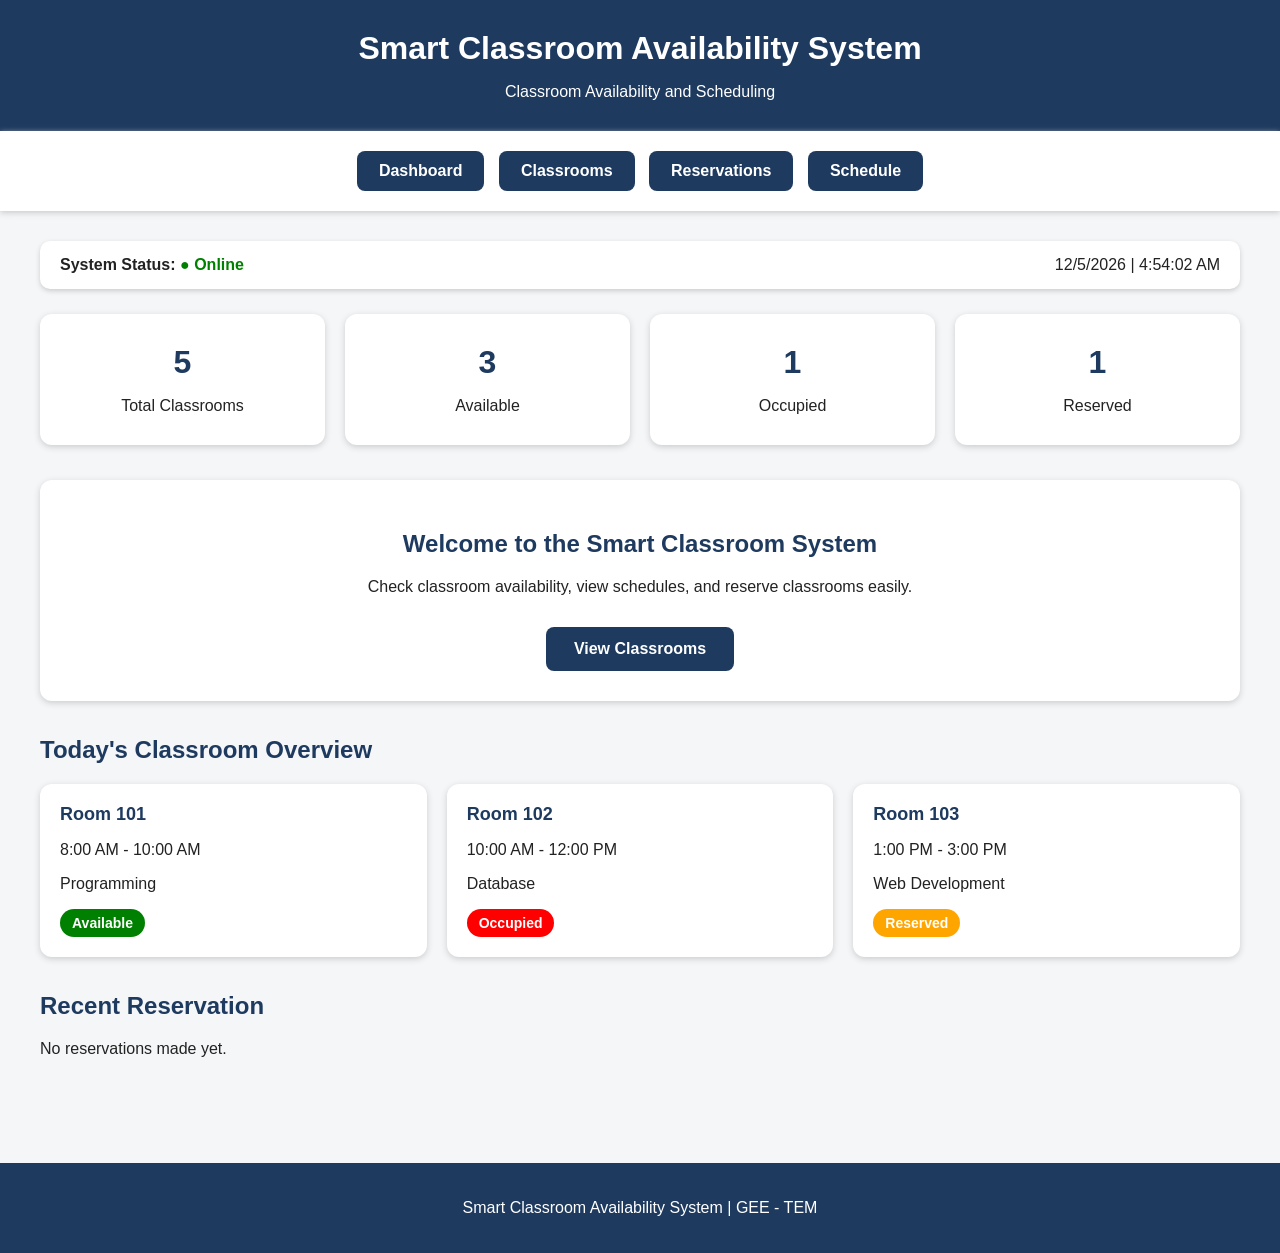
<file: index.html>
<!DOCTYPE html>
<html>

<head>

    <title>Smart Classroom Availability System</title>

    <link rel="stylesheet" href="geetem.css">

</head>


<body>


<header>

    <h1>Smart Classroom Availability System</h1>

    <p>Classroom Availability and Scheduling</p>

</header>


<nav>

    <a href="index.html">Dashboard</a>

    <a href="classrooms.html">Classrooms</a>

    <a href="reservations.html">Reservations</a>

    <a href="schedule.html">Schedule</a>

</nav>


<main>


    <!-- SYSTEM STATUS -->

    <section class="system-bar">

        <div>

            <strong>System Status:</strong>

            <span class="online">
                ● Online
            </span>

        </div>


        <div id="dateTime">

            Loading time...

        </div>

    </section>



    <!-- DASHBOARD SUMMARY -->

    <section class="summary">


        <div class="card">

            <h2>5</h2>

            <p>Total Classrooms</p>

        </div>


        <div class="card">

            <h2>3</h2>

            <p>Available</p>

        </div>


        <div class="card">

            <h2>1</h2>

            <p>Occupied</p>

        </div>


        <div class="card">

            <h2>1</h2>

            <p>Reserved</p>

        </div>


    </section>



    <!-- WELCOME -->

    <section class="welcome">

        <h2>Welcome to the Smart Classroom System</h2>

        <p>

            Check classroom availability, view schedules,
            and reserve classrooms easily.

        </p>


        <a href="classrooms.html" class="main-button">

            View Classrooms

        </a>

    </section>



    <!-- TODAY'S OVERVIEW -->

    <section class="dashboard-section">

        <h2>Today's Classroom Overview</h2>


        <div class="overview-container">


            <div class="overview-card">

                <strong>Room 101</strong>

                <p>8:00 AM - 10:00 AM</p>

                <p>Programming</p>

                <span class="available">
                    Available
                </span>

            </div>


            <div class="overview-card">

                <strong>Room 102</strong>

                <p>10:00 AM - 12:00 PM</p>

                <p>Database</p>

                <span class="occupied">
                    Occupied
                </span>

            </div>


            <div class="overview-card">

                <strong>Room 103</strong>

                <p>1:00 PM - 3:00 PM</p>

                <p>Web Development</p>

                <span class="reserved">
                    Reserved
                </span>

            </div>


        </div>

    </section>



    <!-- RECENT RESERVATION -->

    <section class="dashboard-section">

        <h2>Recent Reservation</h2>


        <div id="recentReservation">

            <p>
                No reservations made yet.
            </p>

        </div>

    </section>


</main>



<footer>

    <p>
        Smart Classroom Availability System | GEE - TEM

</footer>



<script>

function showTime() {

    var now = new Date();

    var date =
        now.toLocaleDateString();

    var time =
        now.toLocaleTimeString();

    document.getElementById("dateTime").innerHTML =
        date + " | " + time;

}


showTime();

setInterval(showTime, 1000);



function showRecentReservation() {

    var room =
        localStorage.getItem("room");

    var date =
        localStorage.getItem("date");

    var time =
        localStorage.getItem("time");


    if (room == null) {

        return;

    }


    document.getElementById("recentReservation").innerHTML =

        "<div class='reservation-card'>" +

        "<h3>" + room + "</h3>" +

        "<p><strong>Date:</strong> " +
        date +
        "</p>" +

        "<p><strong>Time:</strong> " +
        time +
        "</p>" +

        "<span class='reserved'>" +
        "Reserved" +
        "</span>" +

        "</div>";

}


showRecentReservation();

</script>


</body>

</html>
</file>
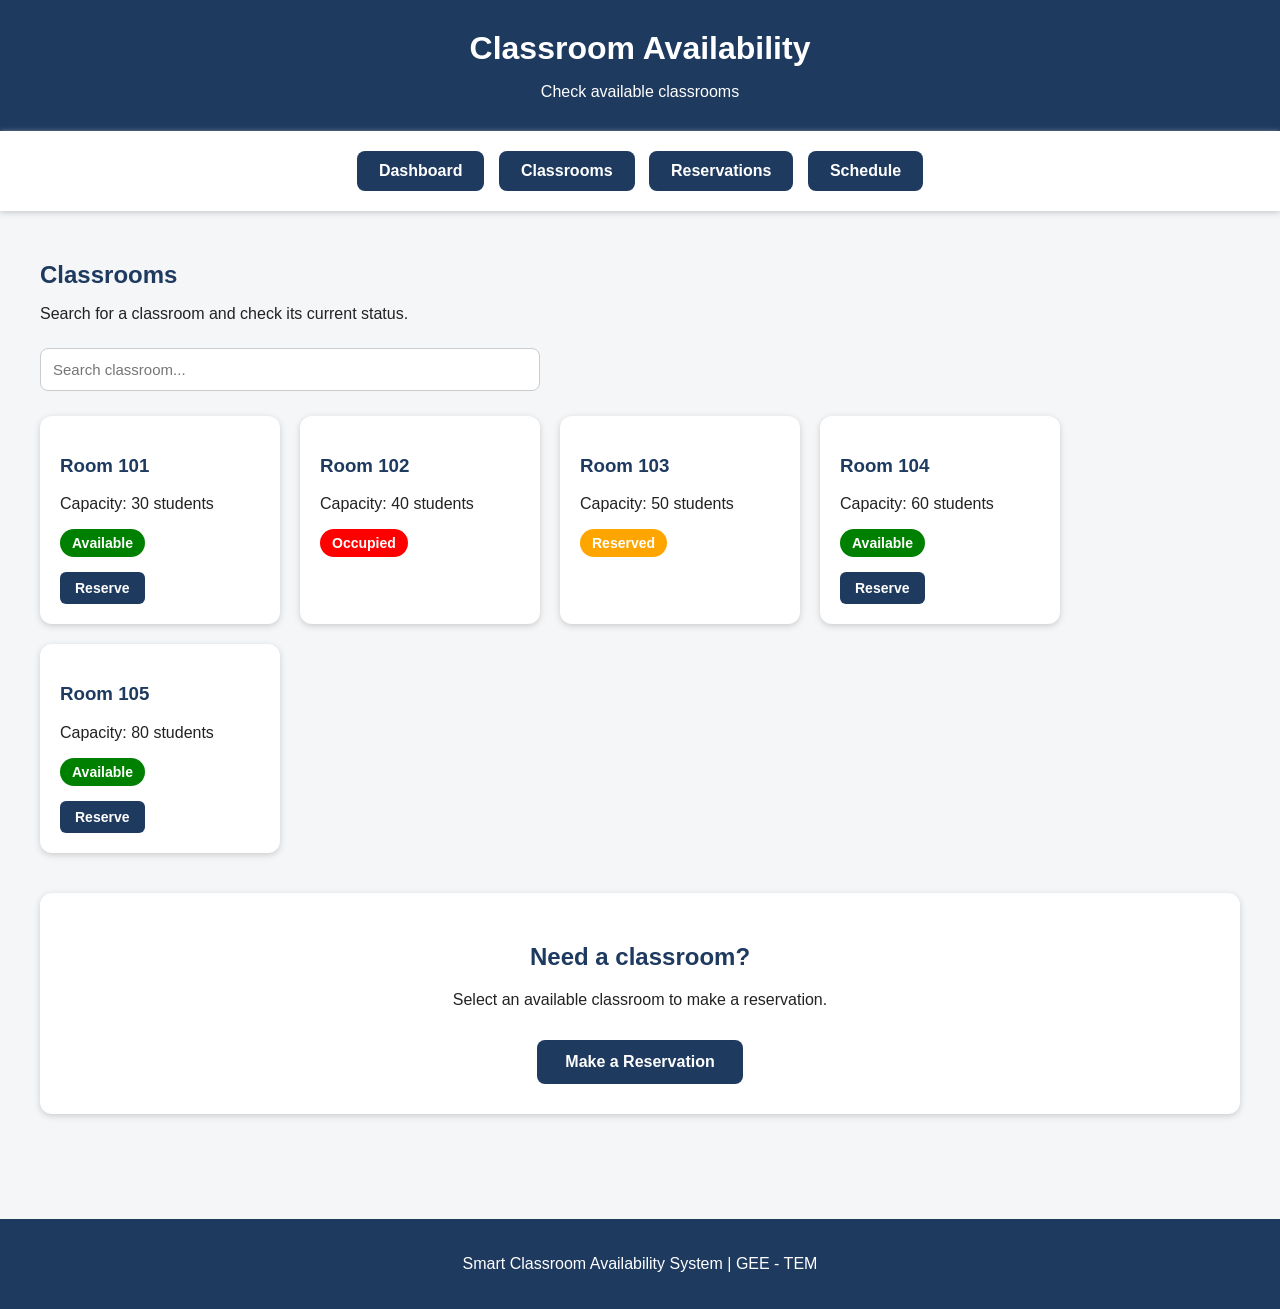
<file: classrooms.html>
<!DOCTYPE html>
<html>

<head>

    <title>Classrooms - Smart Classroom System</title>

    <link rel="stylesheet" href="geetem.css">

</head>


<body>


<header>

    <h1>Classroom Availability</h1>

    <p>Check available classrooms</p>

</header>


<nav>

    <a href="index.html">Dashboard</a>

    <a href="classrooms.html">Classrooms</a>

    <a href="reservations.html">Reservations</a>

    <a href="schedule.html">Schedule</a>

</nav>


<main>


    <section class="page-title">

        <h2>Classrooms</h2>

        <p>
            Search for a classroom and check its current status.
        </p>

    </section>



    <!-- SEARCH -->

    <section class="search-box">

        <input
            type="text"
            id="searchRoom"
            placeholder="Search classroom..."
            onkeyup="searchClassrooms()"
        >

    </section>



    <!-- ROOMS -->

    <section>

        <div class="room-container">


            <div class="room-card">

                <h3>Room 101</h3>

                <p>Capacity: 30 students</p>

                <span class="available">
                    Available
                </span>


                <br>


                <a
                    href="reservations.html?room=101"
                    class="small-button"
                >
                    Reserve
                </a>

            </div>



            <div class="room-card">

                <h3>Room 102</h3>

                <p>Capacity: 40 students</p>

                <span class="occupied">
                    Occupied
                </span>

            </div>



            <div class="room-card">

                <h3>Room 103</h3>

                <p>Capacity: 50 students</p>

                <span class="reserved">
                    Reserved
                </span>

            </div>



            <div class="room-card">

                <h3>Room 104</h3>

                <p>Capacity: 60 students</p>

                <span class="available">
                    Available
                </span>


                <br>


                <a
                    href="reservations.html?room=104"
                    class="small-button"
                >
                    Reserve
                </a>

            </div>



            <div class="room-card">

                <h3>Room 105</h3>

                <p>Capacity: 80 students</p>

                <span class="available">
                    Available
                </span>


                <br>


                <a
                    href="reservations.html?room=105"
                    class="small-button"
                >
                    Reserve
                </a>

            </div>


        </div>

    </section>



    <!-- INFORMATION -->

    <section class="welcome">

        <h2>Need a classroom?</h2>

        <p>
            Select an available classroom to make a reservation.
        </p>


        <a
            href="reservations.html"
            class="main-button"
        >
            Make a Reservation
        </a>

    </section>


</main>


<footer>

    <p>
        Smart Classroom Availability System | GEE - TEM
    </p>

</footer>



<script>

function searchClassrooms() {

    var input =
        document.getElementById("searchRoom").value.toLowerCase();

    var rooms =
        document.getElementsByClassName("room-card");


    for (var i = 0; i < rooms.length; i++) {

        var roomName =
            rooms[i].getElementsByTagName("h3")[0].innerText.toLowerCase();


        if (roomName.includes(input)) {

            rooms[i].style.display = "block";

        }

        else {

            rooms[i].style.display = "none";

        }

    }

}

</script>


</body>

</html>
</file>
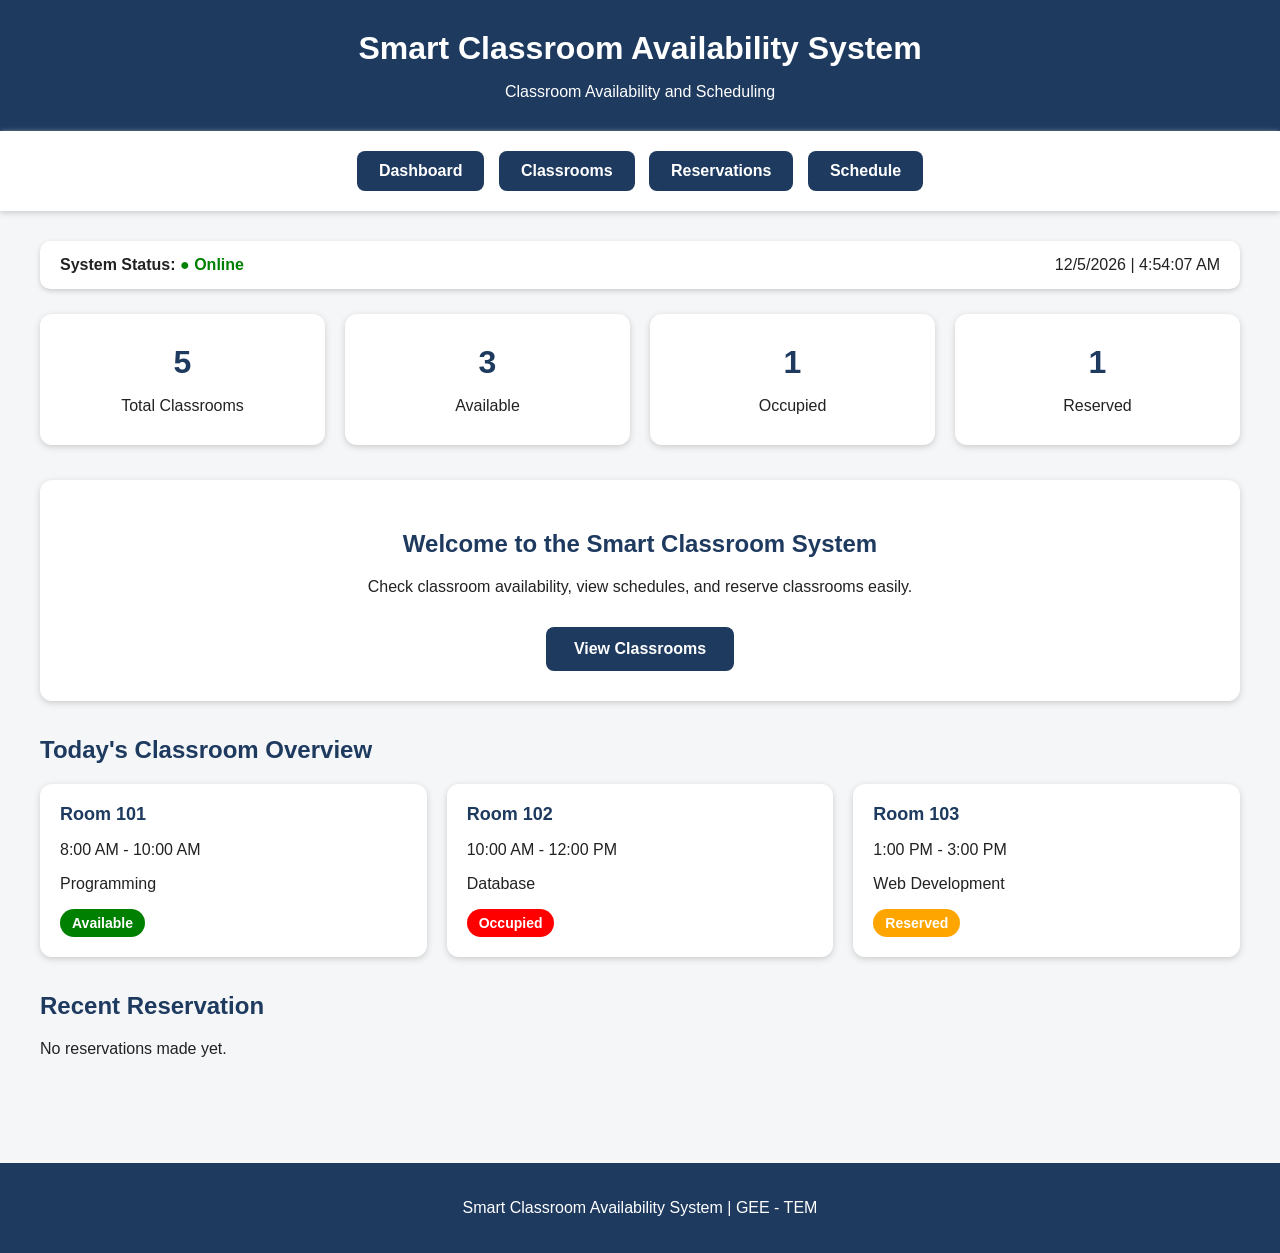
<file: geetem.html>
<!DOCTYPE html>
<html>

<head>

    <title>Smart Classroom Availability System</title>

    <link rel="stylesheet" href="geetem.css">

</head>


<body>


<header>

    <h1>Smart Classroom Availability System</h1>

    <p>Classroom Availability and Scheduling</p>

</header>


<nav>

    <a href="geetem.html">Dashboard</a>

    <a href="classrooms.html">Classrooms</a>

    <a href="reservations.html">Reservations</a>

    <a href="schedule.html">Schedule</a>

</nav>


<main>


    <!-- SYSTEM STATUS -->

    <section class="system-bar">

        <div>

            <strong>System Status:</strong>

            <span class="online">
                ● Online
            </span>

        </div>


        <div id="dateTime">

            Loading time...

        </div>

    </section>



    <!-- DASHBOARD SUMMARY -->

    <section class="summary">


        <div class="card">

            <h2>5</h2>

            <p>Total Classrooms</p>

        </div>


        <div class="card">

            <h2>3</h2>

            <p>Available</p>

        </div>


        <div class="card">

            <h2>1</h2>

            <p>Occupied</p>

        </div>


        <div class="card">

            <h2>1</h2>

            <p>Reserved</p>

        </div>


    </section>



    <!-- WELCOME -->

    <section class="welcome">

        <h2>Welcome to the Smart Classroom System</h2>

        <p>

            Check classroom availability, view schedules,
            and reserve classrooms easily.

        </p>


        <a href="classrooms.html" class="main-button">

            View Classrooms

        </a>

    </section>



    <!-- TODAY'S OVERVIEW -->

    <section class="dashboard-section">

        <h2>Today's Classroom Overview</h2>


        <div class="overview-container">


            <div class="overview-card">

                <strong>Room 101</strong>

                <p>8:00 AM - 10:00 AM</p>

                <p>Programming</p>

                <span class="available">
                    Available
                </span>

            </div>


            <div class="overview-card">

                <strong>Room 102</strong>

                <p>10:00 AM - 12:00 PM</p>

                <p>Database</p>

                <span class="occupied">
                    Occupied
                </span>

            </div>


            <div class="overview-card">

                <strong>Room 103</strong>

                <p>1:00 PM - 3:00 PM</p>

                <p>Web Development</p>

                <span class="reserved">
                    Reserved
                </span>

            </div>


        </div>

    </section>



    <!-- RECENT RESERVATION -->

    <section class="dashboard-section">

        <h2>Recent Reservation</h2>


        <div id="recentReservation">

            <p>
                No reservations made yet.
            </p>

        </div>

    </section>


</main>



<footer>

    <p>
        Smart Classroom Availability System | GEE - TEM

</footer>



<script>

function showTime() {

    var now = new Date();

    var date =
        now.toLocaleDateString();

    var time =
        now.toLocaleTimeString();

    document.getElementById("dateTime").innerHTML =
        date + " | " + time;

}


showTime();

setInterval(showTime, 1000);



function showRecentReservation() {

    var room =
        localStorage.getItem("room");

    var date =
        localStorage.getItem("date");

    var time =
        localStorage.getItem("time");


    if (room == null) {

        return;

    }


    document.getElementById("recentReservation").innerHTML =

        "<div class='reservation-card'>" +

        "<h3>" + room + "</h3>" +

        "<p><strong>Date:</strong> " +
        date +
        "</p>" +

        "<p><strong>Time:</strong> " +
        time +
        "</p>" +

        "<span class='reserved'>" +
        "Reserved" +
        "</span>" +

        "</div>";

}


showRecentReservation();

</script>


</body>

</html>
</file>
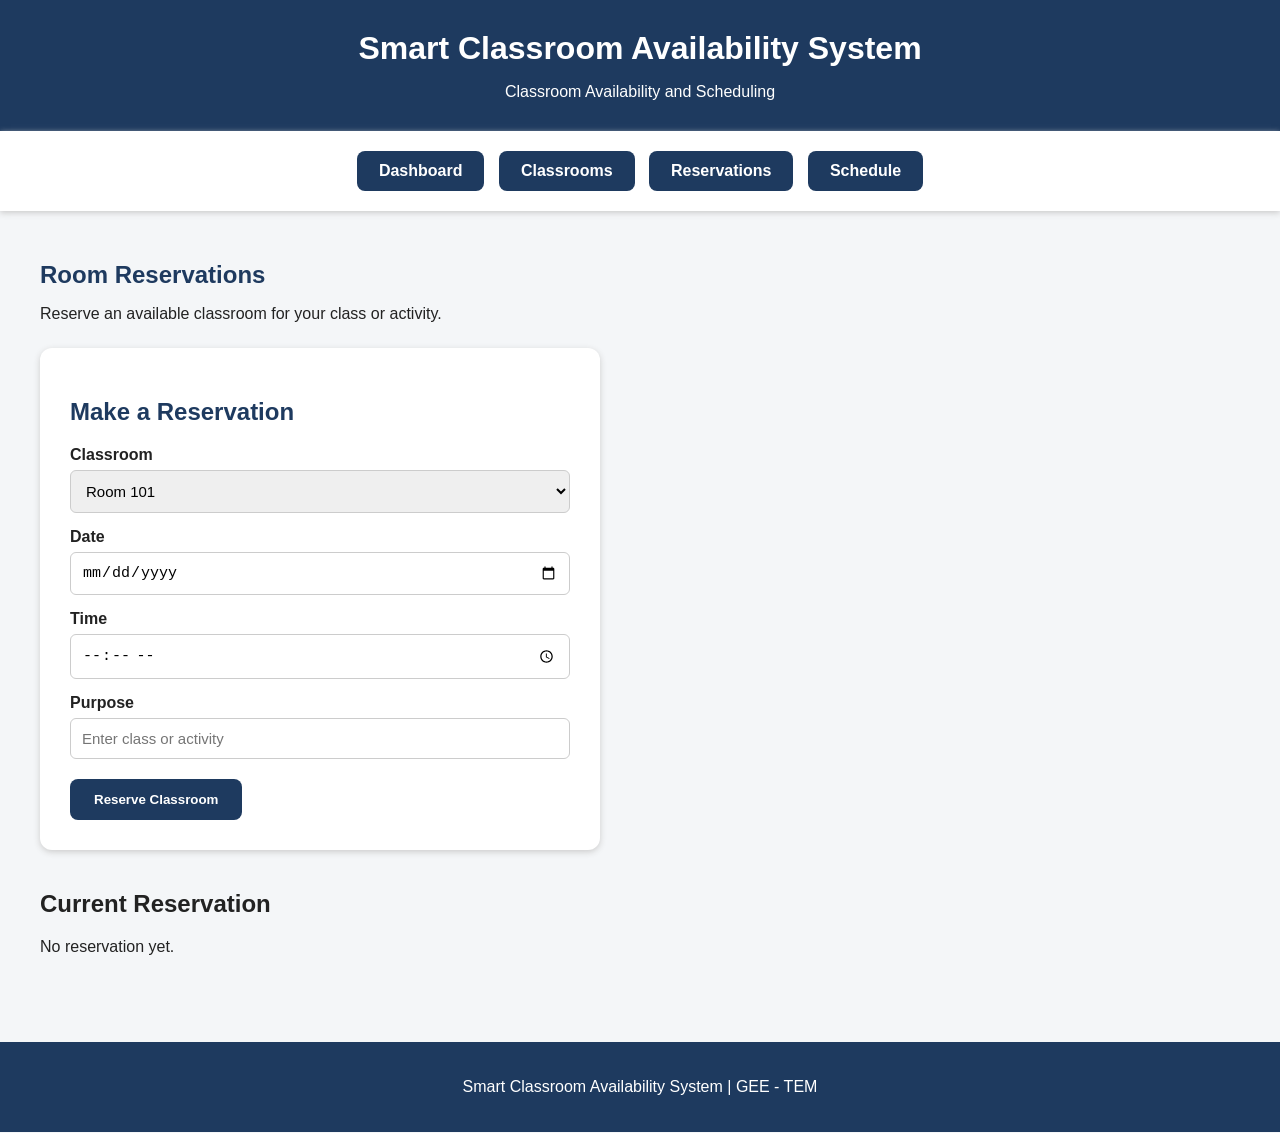
<file: reservations.html>
<!DOCTYPE html>
<html>

<head>

    <title>Reservations - Smart Classroom System</title>

    <link rel="stylesheet" href="geetem.css">

</head>


<body>


<header>

    <h1>Smart Classroom Availability System</h1>

    <p>Classroom Availability and Scheduling</p>

</header>


<nav>

    <a href="index.html">Dashboard</a>

    <a href="classrooms.html">Classrooms</a>

    <a href="reservations.html">Reservations</a>

    <a href="schedule.html">Schedule</a>

</nav>


<main>


    <section class="page-title">

        <h2>Room Reservations</h2>

        <p>
            Reserve an available classroom for your class or activity.
        </p>

    </section>



    <!-- RESERVATION FORM -->

    <section class="reservation-box">

        <h2>Make a Reservation</h2>


        <label for="room">
            Classroom
        </label>


        <select id="room">

            <option value="Room 101">
                Room 101
            </option>

            <option value="Room 102">
                Room 102
            </option>

            <option value="Room 103">
                Room 103
            </option>

            <option value="Room 104">
                Room 104
            </option>

            <option value="Room 105">
                Room 105
            </option>

        </select>



        <label for="date">
            Date
        </label>


        <input
            type="date"
            id="date"
        >



        <label for="time">
            Time
        </label>


        <input
            type="time"
            id="time"
        >



        <label for="purpose">
            Purpose
        </label>


        <input
            type="text"
            id="purpose"
            placeholder="Enter class or activity"
        >



        <button
            type="button"
            class="reserve-button"
            onclick="reserveRoom()"
        >

            Reserve Classroom

        </button>

    </section>



    <!-- RESERVATION RESULT -->

    <section class="reservation-list">

        <h2>Current Reservation</h2>


        <div id="result">

            <p>
                No reservation yet.
            </p>

        </div>

    </section>


</main>


<footer>

    <p>
        Smart Classroom Availability System | GEE - TEM
    </p>

</footer>



<script>


function reserveRoom() {

    var room =
        document.getElementById("room").value;

    var date =
        document.getElementById("date").value;

    var time =
        document.getElementById("time").value;

    var purpose =
        document.getElementById("purpose").value;


    if (date == "" || time == "" || purpose == "") {

        alert(
            "Please complete all reservation details."
        );

        return;

    }


    localStorage.setItem(
        "room",
        room
    );


    localStorage.setItem(
        "date",
        date
    );


    localStorage.setItem(
        "time",
        time
    );


    localStorage.setItem(
        "purpose",
        purpose
    );


    document.getElementById("result").innerHTML =

        "<div class='reservation-card'>" +

        "<h3>" + room + "</h3>" +

        "<p><strong>Date:</strong> " +
        date +
        "</p>" +

        "<p><strong>Time:</strong> " +
        time +
        "</p>" +

        "<p><strong>Purpose:</strong> " +
        purpose +
        "</p>" +

        "<span class='reserved'>" +
        "Reserved" +
        "</span>" +

        "</div>";


    alert(
        "Classroom reserved successfully!"
    );

}


</script>


</body>

</html>
</file>
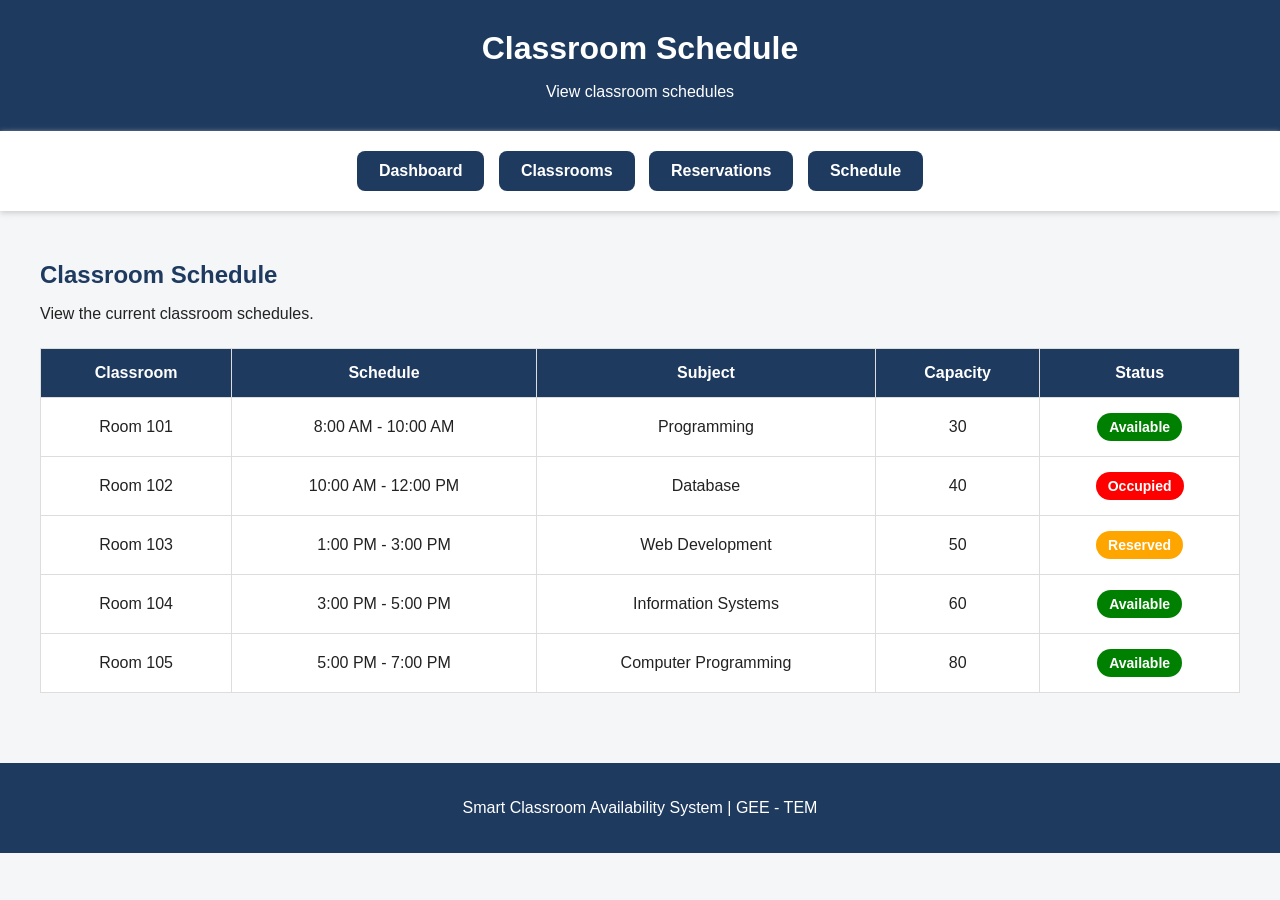
<file: schedule.html>
<!DOCTYPE html>
<html>

<head>

    <title>Schedule - Smart Classroom System</title>

    <link rel="stylesheet" href="geetem.css">

</head>


<body>


<header>

    <h1>Classroom Schedule</h1>

    <p>View classroom schedules</p>

</header>


<nav>

    <a href="index.html">Dashboard</a>

    <a href="classrooms.html">Classrooms</a>

    <a href="reservations.html">Reservations</a>

    <a href="schedule.html">Schedule</a>

</nav>


<main>


    <section class="page-title">

        <h2>Classroom Schedule</h2>

        <p>
            View the current classroom schedules.
        </p>

    </section>


    <section class="schedule">

        <table>

            <tr>

                <th>Classroom</th>

                <th>Schedule</th>

                <th>Subject</th>

                <th>Capacity</th>

                <th>Status</th>

            </tr>


            <tr>

                <td>Room 101</td>

                <td>8:00 AM - 10:00 AM</td>

                <td>Programming</td>

                <td>30</td>

                <td>

                    <span class="available">
                        Available
                    </span>

                </td>

            </tr>


            <tr>

                <td>Room 102</td>

                <td>10:00 AM - 12:00 PM</td>

                <td>Database</td>

                <td>40</td>

                <td>

                    <span class="occupied">
                        Occupied
                    </span>

                </td>

            </tr>


            <tr>

                <td>Room 103</td>

                <td>1:00 PM - 3:00 PM</td>

                <td>Web Development</td>

                <td>50</td>

                <td>

                    <span class="reserved">
                        Reserved
                    </span>

                </td>

            </tr>


            <tr>

                <td>Room 104</td>

                <td>3:00 PM - 5:00 PM</td>

                <td>Information Systems</td>

                <td>60</td>

                <td>

                    <span class="available">
                        Available
                    </span>

                </td>

            </tr>


            <tr>

                <td>Room 105</td>

                <td>5:00 PM - 7:00 PM</td>

                <td>Computer Programming</td>

                <td>80</td>

                <td>

                    <span class="available">
                        Available
                    </span>

                </td>

            </tr>

        </table>

    </section>


</main>


<footer>

    <p>
        Smart Classroom Availability System | GEE - TEM
    </p>

</footer>


</body>

</html>
</file>
<file: geetem.css>
html {
    scroll-behavior: smooth;
}


body {
    margin: 0;

    font-family: Arial, sans-serif;

    background-color: #f4f6f8;

    color: #222;
}


/* HEADER */

header {
    background-color: #1e3a5f;

    color: white;

    padding: 30px;

    text-align: center;
}


header h1 {
    margin: 0;

    font-size: 32px;
}


header p {
    margin-bottom: 0;

    font-size: 16px;
}


/* NAVIGATION */

nav {
    background-color: white;

    padding: 15px;

    text-align: center;

    box-shadow: 0 2px 6px #ccc;
}


nav a {
    display: inline-block;

    padding: 11px 22px;

    margin: 5px;

    background-color: #1e3a5f;

    color: white;

    border-radius: 8px;

    text-decoration: none;

    font-weight: bold;

    cursor: pointer;

    transition: 0.2s;
}


nav a:hover {
    background-color: #2d5685;

    transform: translateY(-2px);
}


/* MAIN */

main {
    padding: 30px;

    max-width: 1200px;

    margin: auto;
}


/* SYSTEM STATUS */

.system-bar {
    background-color: white;

    padding: 15px 20px;

    margin-bottom: 25px;

    border-radius: 10px;

    box-shadow: 0 2px 5px #ccc;

    display: flex;

    justify-content: space-between;

    align-items: center;
}


.online {
    color: green;

    font-weight: bold;
}


/* DASHBOARD CARDS */

.summary {
    display: flex;

    gap: 20px;

    margin-bottom: 35px;
}


.card {
    background-color: white;

    padding: 25px;

    flex: 1;

    text-align: center;

    border-radius: 12px;

    box-shadow: 0 2px 6px #ccc;

    transition: 0.2s;
}


.card:hover {
    transform: translateY(-4px);

    box-shadow: 0 5px 12px #bbb;
}


.card h2 {
    font-size: 32px;

    margin: 5px;

    color: #1e3a5f;
}


.card p {
    margin-bottom: 5px;
}


/* WELCOME */

.welcome {
    background-color: white;

    padding: 30px;

    border-radius: 12px;

    box-shadow: 0 2px 6px #ccc;

    text-align: center;

    margin-bottom: 35px;
}


.welcome h2 {
    color: #1e3a5f;
}


/* MAIN BUTTON */

.main-button {
    display: inline-block;

    margin-top: 15px;

    padding: 13px 28px;

    background-color: #1e3a5f;

    color: white;

    text-decoration: none;

    border-radius: 8px;

    font-weight: bold;

    transition: 0.2s;
}


.main-button:hover {
    background-color: #2d5685;

    transform: translateY(-2px);
}


/* PAGE TITLE */

.page-title {
    margin-bottom: 25px;
}


.page-title h2 {
    color: #1e3a5f;

    margin-bottom: 5px;
}


/* DASHBOARD OVERVIEW */

.dashboard-section {
    margin-bottom: 35px;
}


.dashboard-section h2 {
    color: #1e3a5f;
}


.overview-container {
    display: flex;

    gap: 20px;

    flex-wrap: wrap;
}


.overview-card {
    background-color: white;

    padding: 20px;

    border-radius: 12px;

    box-shadow: 0 2px 6px #ccc;

    flex: 1;

    min-width: 200px;
}


.overview-card strong {
    color: #1e3a5f;

    font-size: 18px;
}


/* SEARCH */

.search-box {
    margin-bottom: 25px;
}


.search-box input {
    width: 100%;

    max-width: 500px;

    padding: 12px;

    box-sizing: border-box;

    border: 1px solid #ccc;

    border-radius: 8px;

    font-size: 15px;
}


.search-box input:focus {
    outline: none;

    border-color: #1e3a5f;
}


/* CLASSROOMS */

.room-container {
    display: flex;

    flex-wrap: wrap;

    gap: 20px;

    margin-bottom: 40px;
}


.room-card {
    background-color: white;

    width: 200px;

    padding: 20px;

    border-radius: 12px;

    box-shadow: 0 2px 6px #ccc;

    transition: 0.2s;
}


.room-card:hover {
    transform: translateY(-4px);

    box-shadow: 0 5px 12px #bbb;
}


.room-card h3 {
    color: #1e3a5f;
}


/* SMALL RESERVE BUTTON */

.small-button {
    display: inline-block;

    margin-top: 15px;

    padding: 8px 15px;

    background-color: #1e3a5f;

    color: white;

    text-decoration: none;

    border-radius: 6px;

    font-size: 14px;

    font-weight: bold;
}


.small-button:hover {
    background-color: #2d5685;
}


/* STATUS */

.available,
.occupied,
.reserved {
    display: inline-block;

    padding: 6px 12px;

    border-radius: 20px;

    color: white;

    font-size: 14px;

    font-weight: bold;
}


.available {
    background-color: green;
}


.occupied {
    background-color: red;
}


.reserved {
    background-color: orange;
}


/* RESERVATION BOX */

.reservation-box {
    background-color: white;

    padding: 30px;

    border-radius: 12px;

    box-shadow: 0 2px 6px #ccc;

    max-width: 500px;

    margin-bottom: 40px;
}


.reservation-box h2 {
    color: #1e3a5f;
}


.reservation-box label {
    display: block;

    margin-top: 15px;

    margin-bottom: 6px;

    font-weight: bold;
}


.reservation-box select,
.reservation-box input {
    width: 100%;

    padding: 11px;

    box-sizing: border-box;

    border: 1px solid #ccc;

    border-radius: 6px;

    font-size: 15px;
}


.reservation-box select:focus,
.reservation-box input:focus {
    outline: none;

    border-color: #1e3a5f;
}


/* RESERVATION BUTTON */

.reserve-button {
    margin-top: 20px;

    padding: 13px 24px;

    border: none;

    background-color: #1e3a5f;

    color: white;

    border-radius: 8px;

    font-weight: bold;

    cursor: pointer;

    transition: 0.2s;
}


.reserve-button:hover {
    background-color: #2d5685;

    transform: translateY(-2px);
}


/* RESERVATION RESULT */

.reservation-list {
    margin-top: 30px;
}


.reservation-card {
    background-color: white;

    padding: 20px;

    border-radius: 12px;

    box-shadow: 0 2px 6px #ccc;

    max-width: 500px;

    border-left: 5px solid #1e3a5f;
}


.reservation-card h3 {
    color: #1e3a5f;
}


/* SCHEDULE */

.schedule {
    margin-top: 20px;

    overflow-x: auto;
}


table {
    width: 100%;

    border-collapse: collapse;

    background-color: white;

    box-shadow: 0 2px 6px #ccc;
}


th,
td {
    padding: 15px;

    border: 1px solid #ddd;

    text-align: center;
}


th {
    background-color: #1e3a5f;

    color: white;
}


tr:hover {
    background-color: #f5f7fa;
}


/* FOOTER */

footer {
    margin-top: 40px;

    padding: 20px;

    background-color: #1e3a5f;

    color: white;

    text-align: center;
}


/* MOBILE */

@media (max-width: 700px) {

    .summary {
        flex-direction: column;
    }


    .room-container {
        flex-direction: column;
    }


    .room-card {
        width: auto;
    }


    .overview-container {
        flex-direction: column;
    }


    .system-bar {
        flex-direction: column;

        gap: 10px;
    }


    nav a {
        padding: 10px 15px;
    }


    table {
        font-size: 12px;
    }


    th,
    td {
        padding: 8px;
    }

}
</file>
